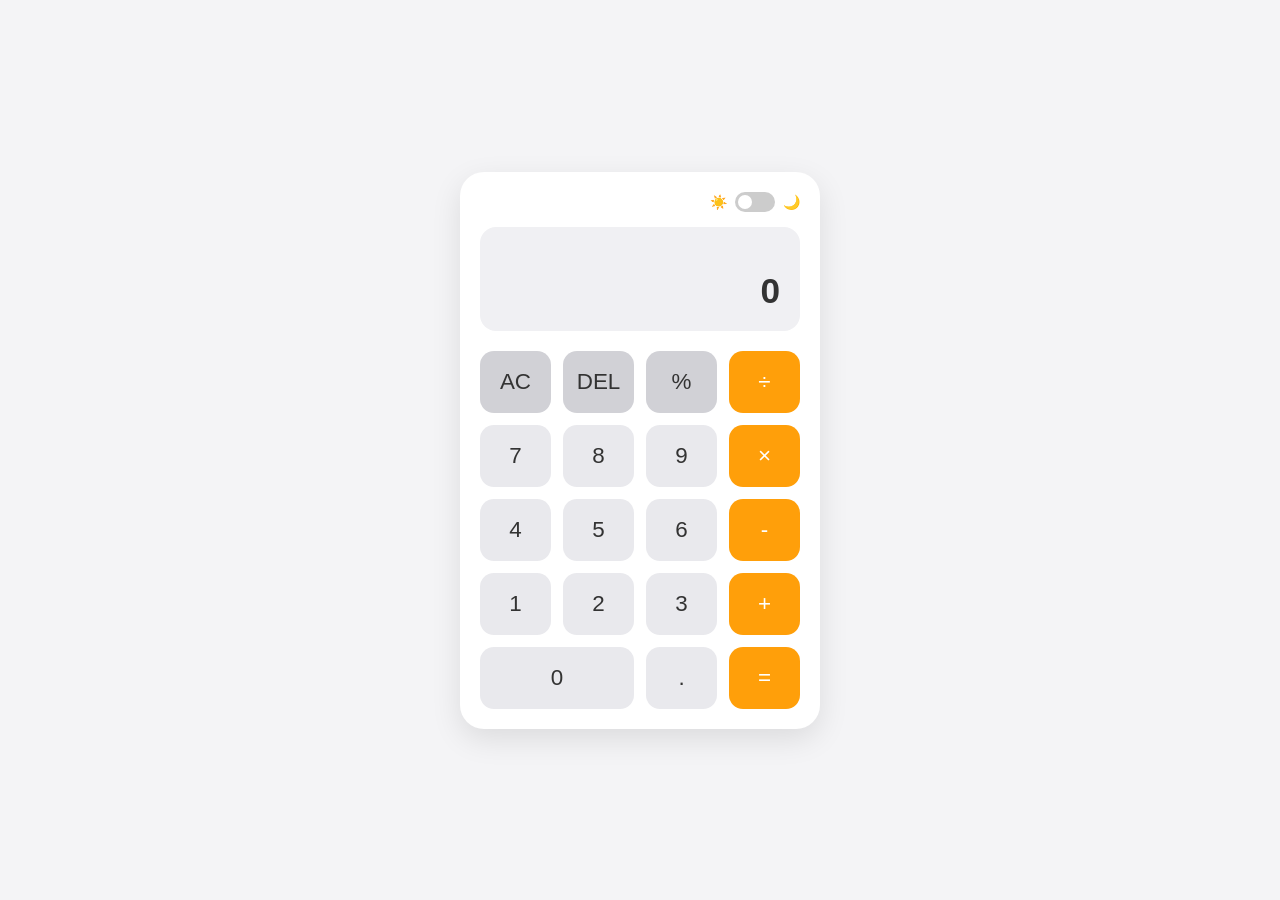
<file: calculator/index.html>
<!DOCTYPE html>
<html lang="en">
<head>
    <meta charset="UTF-8">
    <meta name="viewport" content="width=device-width, initial-scale=1.0">
    <title>Responsive Calculator</title>
    <link rel="stylesheet" href="style.css">
</head>
<body>
    <div class="calculator-container">
        <div class="theme-toggle">
            <span class="mode-icon">☀️</span>
            <label class="switch">
                <input type="checkbox" id="theme-checkbox">
                <span class="slider round"></span>
            </label>
            <span class="mode-icon">🌙</span>
        </div>

        <div class="display">
            <div id="previous-operand" class="previous-operand"></div>
            <div id="current-operand" class="current-operand">0</div>
        </div>

        <div class="buttons-grid">
            <button data-clear class="btn color-alt">AC</button>
            <button data-delete class="btn color-alt">DEL</button>
            <button data-operation class="btn color-alt">%</button>
            <button data-operation class="btn color-op">÷</button>

            <button data-number class="btn">7</button>
            <button data-number class="btn">8</button>
            <button data-number class="btn">9</button>
            <button data-operation class="btn color-op">×</button>

            <button data-number class="btn">4</button>
            <button data-number class="btn">5</button>
            <button data-number class="btn">6</button>
            <button data-operation class="btn color-op">-</button>

            <button data-number class="btn">1</button>
            <button data-number class="btn">2</button>
            <button data-number class="btn">3</button>
            <button data-operation class="btn color-op">+</button>

            <button data-number class="btn span-two">0</button>
            <button data-number class="btn">.</button>
            <button data-equals class="btn color-op">=</button>
        </div>
    </div>

    <script src="script.js"></script>
</body>
</html>
</file>
<file: calculator/style.css>
/* --- CSS Variables for Light Mode --- */

:root {
    --bg-body: #f4f4f6;
    --bg-calculator: #ffffff;
    --bg-display: #f0f0f3;
    --text-primary: #333333;
    --text-secondary: #888888;
    --btn-bg: #e9e9ed;
    --btn-bg-hover: #ddddf0;
    --btn-bg-active: #cccccc;
    --btn-alt: #d1d1d6;
    --btn-op: #ff9f0a;
    --btn-op-text: #ffffff;
    --shadow: 0px 10px 30px rgba(0, 0, 0, 0.1);
}

/* --- CSS Variables for Dark Mode --- */

.dark-mode {
    --bg-body: #1c1c1e;
    --bg-calculator: #2c2c2e;
    --bg-display: #1c1c1e;
    --text-primary: #ffffff;
    --text-secondary: #aaaaaa;
    --btn-bg: #3a3a3c;
    --btn-bg-hover: #48484a;
    --btn-bg-active: #545456;
    --btn-alt: #48484a;
    --btn-op: #ff9f0a;
    --btn-op-text: #ffffff;
    --shadow: 0px 10px 30px rgba(0, 0, 0, 0.5);
}

* {
    box-sizing: border-box;
    margin: 0;
    padding: 0;
    font-family: 'Segoe UI', Tahoma, Geneva, Verdana, sans-serif;
    transition: background-color 0.3s ease, color 0.3s ease;
}

body {
    background-color: var(--bg-body);
    display: flex;
    justify-content: center;
    align-items: center;
    min-height: 100vh;
    padding: 20px;
}

.calculator-container {
    background-color: var(--bg-calculator);
    width: 100%;
    max-width: 360px;
    border-radius: 24px;
    padding: 20px;
    box-shadow: var(--shadow);
}

/* --- Theme Switcher Styling --- */

.theme-toggle {
    display: flex;
    justify-content: flex-end;
    align-items: center;
    gap: 8px;
    margin-bottom: 15px;
}

.mode-icon {
    font-size: 14px;
}

.switch {
    position: relative;
    display: inline-block;
    width: 40px;
    height: 20px;
}

.switch input { 
    opacity: 0;
    width: 0;
    height: 0;
}

.slider {
    position: absolute;
    cursor: pointer;
    top: 0; left: 0; right: 0; bottom: 0;
    background-color: #ccc;
    transition: .4s;
}

.slider:before {
    position: absolute;
    content: "";
    height: 14px;
    width: 14px;
    left: 3px;
    bottom: 3px;
    background-color: white;
    transition: .4s;
}

input:checked + .slider {
    background-color: var(--btn-op);
}

input:checked + .slider:before {
    transform: translateX(20px);
}

.slider.round {
    border-radius: 20px;
}

.slider.round:before {
    border-radius: 50%;
}

/* --- Display Grid --- */

.display {
    background-color: var(--bg-display);
    border-radius: 16px;
    padding: 20px;
    text-align: right;
    word-wrap: break-word;
    word-break: break-all;
    margin-bottom: 20px;
    min-height: 90px;
    display: flex;
    flex-direction: column;
    justify-content: space-between;
}

.previous-operand {
    color: var(--text-secondary);
    font-size: 1.1rem;
    min-height: 24px;
}

.current-operand {
    color: var(--text-primary);
    font-size: 2.2rem;
    font-weight: 600;
}

/* --- Buttons Grid --- */

.buttons-grid {
    display: grid;
    grid-template-columns: repeat(4, 1fr);
    gap: 12px;
}

.btn {
    border: none;
    outline: none;
    background-color: var(--btn-bg);
    color: var(--text-primary);
    font-size: 1.4rem;
    font-weight: 500;
    padding: 18px 0;
    border-radius: 14px;
    cursor: pointer;
    user-select: none;
}

.btn:hover {
    background-color: var(--btn-bg-hover);
}

.btn:active {
    background-color: var(--btn-bg-active);
}

.btn.span-two {
    grid-column: span 2;
}

.btn.color-alt {
    background-color: var(--btn-alt);
}

.btn.color-op {
    background-color: var(--btn-op);
    color: var(--btn-op-text);
}

.btn.color-op:hover {
    filter: brightness(110%);
}

.btn.color-op:active {
    filter: brightness(90%);
}
</file>
